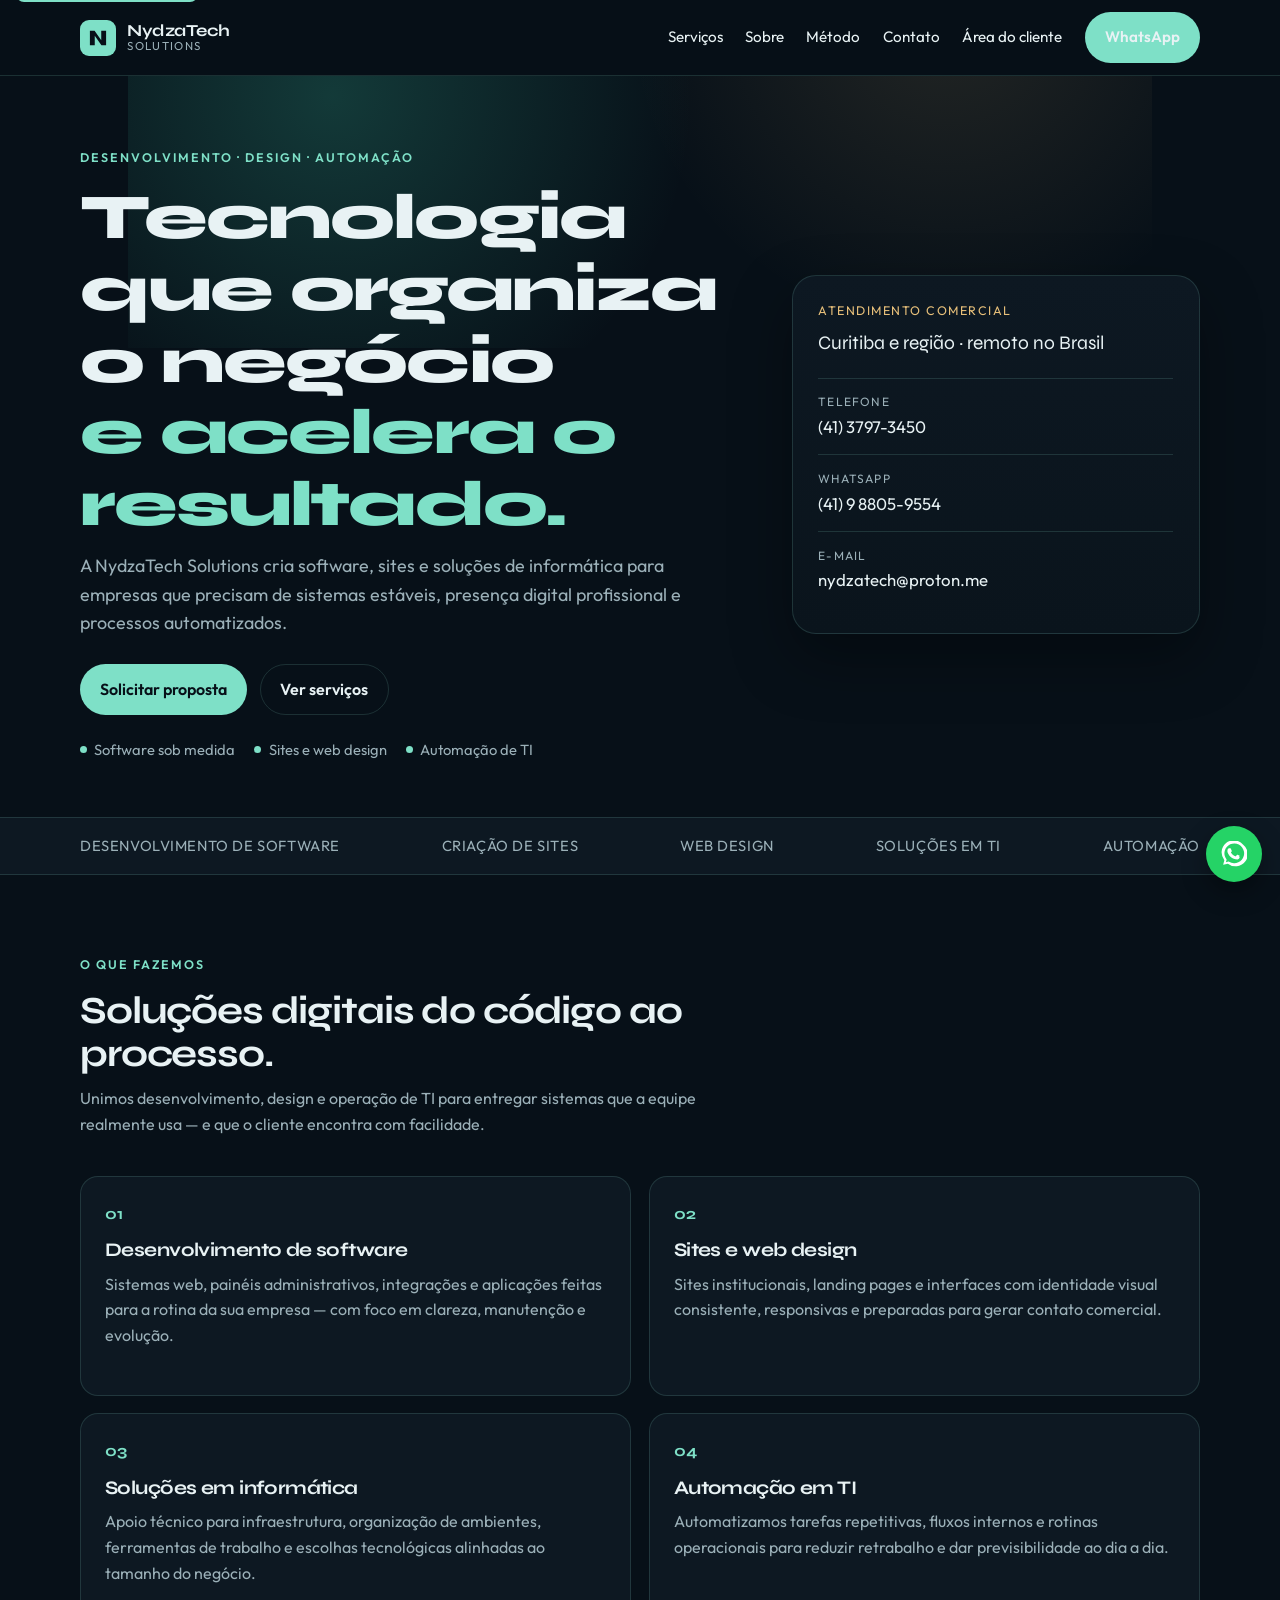
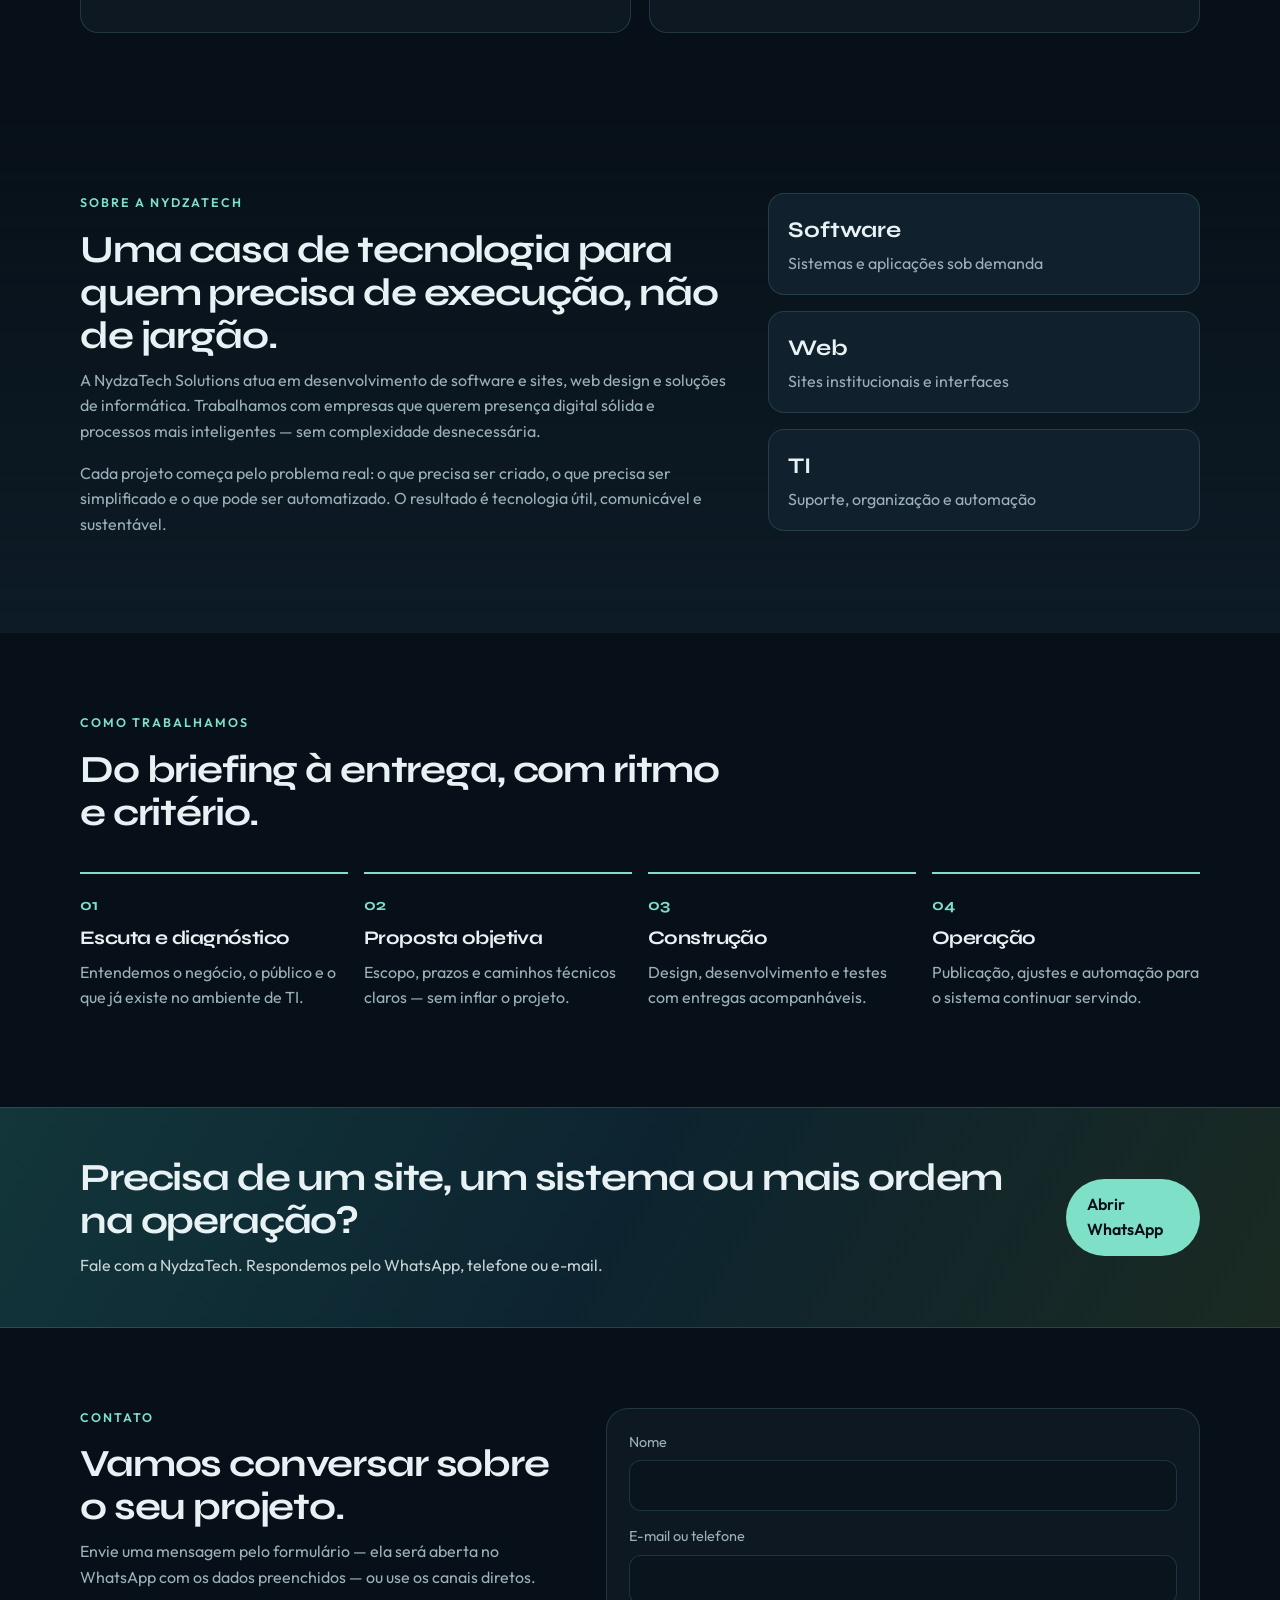
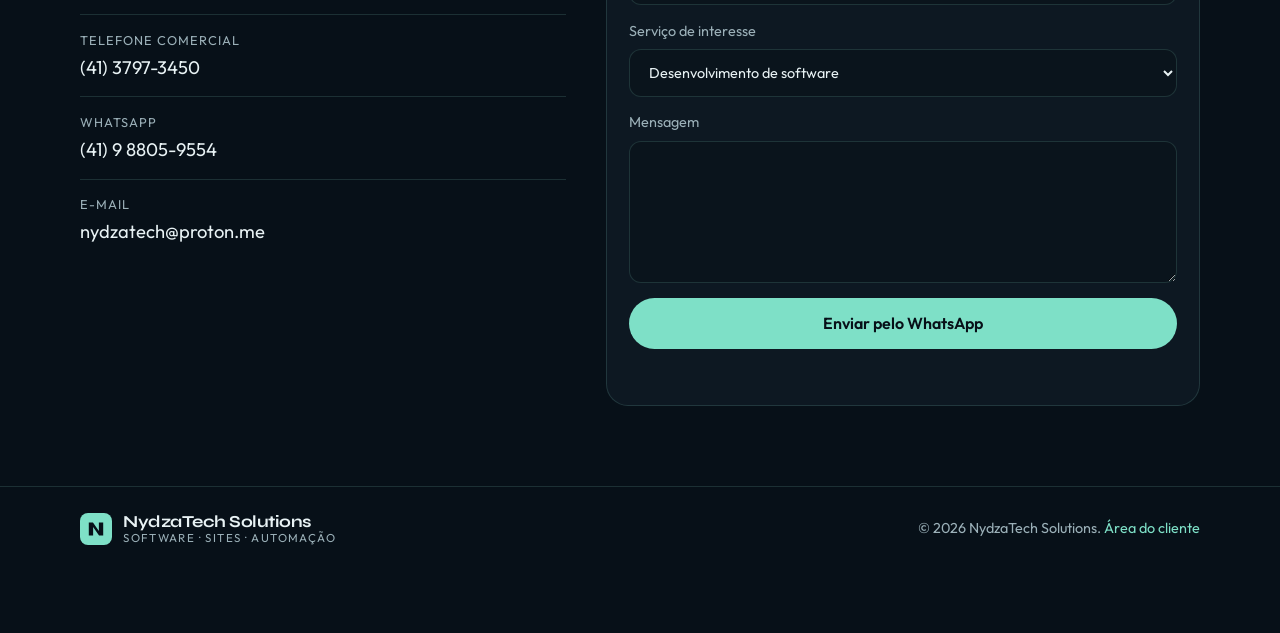
<file: index.html>
<!DOCTYPE html>
<html lang="pt-BR">
  <head>
    <meta charset="UTF-8" />
    <meta name="viewport" content="width=device-width, initial-scale=1.0" />
    <meta
      name="description"
      content="NydzaTech Solutions: desenvolvimento de software e sites, web design, soluções em TI e automação. Curitiba e região. Tel. (41) 3797-3450."
    />
    <meta
      name="keywords"
      content="desenvolvimento de software, criação de sites, web design, automação, TI, NydzaTech, Curitiba"
    />
    <meta name="author" content="NydzaTech Solutions" />
    <meta property="og:title" content="NydzaTech Solutions" />
    <meta
      property="og:description"
      content="Software, sites, web design e automação para empresas que precisam de tecnologia com resultado."
    />
    <meta property="og:type" content="website" />
    <meta property="og:locale" content="pt_BR" />
    <title>NydzaTech Solutions — Software, sites e automação</title>
    <link rel="icon" href="assets/favicon.svg" type="image/svg+xml" />
    <link rel="preconnect" href="https://fonts.googleapis.com" />
    <link rel="preconnect" href="https://fonts.gstatic.com" crossorigin />
    <link
      href="https://fonts.googleapis.com/css2?family=Outfit:wght@400;500;600;700&family=Syne:wght@600;700;800&display=swap"
      rel="stylesheet"
    />
    <link rel="stylesheet" href="css/styles.css" />
  </head>
  <body>
    <a class="skip-link" href="#conteudo">Pular para o conteúdo</a>

    <header class="site-header" id="topo">
      <div class="container header-inner">
        <a class="brand" href="#topo" aria-label="NydzaTech Solutions — início">
          <span class="brand-mark" aria-hidden="true">
            <svg viewBox="0 0 40 40" width="36" height="36">
              <rect width="40" height="40" rx="10" fill="currentColor" />
              <path
                d="M11 28V12h5.2l7.4 10.6V12H29v16h-5.2L16.4 17.4V28H11z"
                fill="#071018"
              />
            </svg>
          </span>
          <span class="brand-text">
            <strong>NydzaTech</strong>
            <small>Solutions</small>
          </span>
        </a>

        <button
          class="nav-toggle"
          type="button"
          aria-expanded="false"
          aria-controls="menu-principal"
          aria-label="Abrir menu"
        >
          <span></span>
          <span></span>
          <span></span>
        </button>

        <nav class="site-nav" id="menu-principal" aria-label="Principal">
          <a href="#servicos">Serviços</a>
          <a href="#sobre">Sobre</a>
          <a href="#metodo">Método</a>
          <a href="#contato">Contato</a>
          <a href="cliente/">Área do cliente</a>
          <a class="btn btn-nav" href="https://wa.me/5541988059554" target="_blank" rel="noopener noreferrer">WhatsApp</a>
        </nav>
      </div>
    </header>

    <main id="conteudo">
      <section class="hero">
        <div class="hero-glow" aria-hidden="true"></div>
        <div class="container hero-grid">
          <div class="hero-copy">
            <p class="eyebrow">Desenvolvimento · Design · Automação</p>
            <h1>
              Tecnologia que organiza o negócio
              <em>e acelera o resultado.</em>
            </h1>
            <p class="lead">
              A NydzaTech Solutions cria software, sites e soluções de informática
              para empresas que precisam de sistemas estáveis, presença digital
              profissional e processos automatizados.
            </p>
            <div class="hero-actions">
              <a class="btn btn-primary" href="#contato">Solicitar proposta</a>
              <a class="btn btn-ghost" href="#servicos">Ver serviços</a>
            </div>
            <ul class="hero-meta">
              <li>Software sob medida</li>
              <li>Sites e web design</li>
              <li>Automação de TI</li>
            </ul>
          </div>

          <aside class="hero-panel" aria-label="Resumo da empresa">
            <div class="panel-card">
              <p class="panel-kicker">Atendimento comercial</p>
              <p class="panel-title">Curitiba e região · remoto no Brasil</p>
              <dl class="panel-list">
                <div>
                  <dt>Telefone</dt>
                  <dd><a href="tel:+554137973450">(41) 3797-3450</a></dd>
                </div>
                <div>
                  <dt>WhatsApp</dt>
                  <dd>
                    <a href="https://wa.me/5541988059554" target="_blank" rel="noopener noreferrer">(41) 9 8805-9554</a>
                  </dd>
                </div>
                <div>
                  <dt>E-mail</dt>
                  <dd>
                    <a href="mailto:nydzatech@proton.me">nydzatech@proton.me</a>
                  </dd>
                </div>
              </dl>
            </div>
          </aside>
        </div>
      </section>

      <section class="strip" aria-label="Áreas de atuação">
        <div class="container strip-row">
          <span>Desenvolvimento de software</span>
          <span>Criação de sites</span>
          <span>Web design</span>
          <span>Soluções em TI</span>
          <span>Automação</span>
        </div>
      </section>

      <section class="section" id="servicos">
        <div class="container">
          <header class="section-head">
            <p class="eyebrow">O que fazemos</p>
            <h2>Soluções digitais do código ao processo.</h2>
            <p>
              Unimos desenvolvimento, design e operação de TI para entregar
              sistemas que a equipe realmente usa — e que o cliente encontra com facilidade.
            </p>
          </header>

          <div class="cards">
            <article class="card">
              <span class="card-index">01</span>
              <h3>Desenvolvimento de software</h3>
              <p>
                Sistemas web, painéis administrativos, integrações e aplicações
                feitas para a rotina da sua empresa — com foco em clareza, manutenção
                e evolução.
              </p>
            </article>
            <article class="card">
              <span class="card-index">02</span>
              <h3>Sites e web design</h3>
              <p>
                Sites institucionais, landing pages e interfaces com identidade
                visual consistente, responsivas e preparadas para gerar contato
                comercial.
              </p>
            </article>
            <article class="card">
              <span class="card-index">03</span>
              <h3>Soluções em informática</h3>
              <p>
                Apoio técnico para infraestrutura, organização de ambientes,
                ferramentas de trabalho e escolhas tecnológicas alinhadas ao
                tamanho do negócio.
              </p>
            </article>
            <article class="card">
              <span class="card-index">04</span>
              <h3>Automação em TI</h3>
              <p>
                Automatizamos tarefas repetitivas, fluxos internos e rotinas
                operacionais para reduzir retrabalho e dar previsibilidade ao
                dia a dia.
              </p>
            </article>
          </div>
        </div>
      </section>

      <section class="section section-alt" id="sobre">
        <div class="container about-grid">
          <div>
            <p class="eyebrow">Sobre a NydzaTech</p>
            <h2>Uma casa de tecnologia para quem precisa de execução, não de jargão.</h2>
            <p>
              A NydzaTech Solutions atua em desenvolvimento de software e sites,
              web design e soluções de informática. Trabalhamos com empresas que
              querem presença digital sólida e processos mais inteligentes —
              sem complexidade desnecessária.
            </p>
            <p>
              Cada projeto começa pelo problema real: o que precisa ser criado,
              o que precisa ser simplificado e o que pode ser automatizado.
              O resultado é tecnologia útil, comunicável e sustentável.
            </p>
          </div>
          <ul class="stats">
            <li>
              <strong>Software</strong>
              <span>Sistemas e aplicações sob demanda</span>
            </li>
            <li>
              <strong>Web</strong>
              <span>Sites institucionais e interfaces</span>
            </li>
            <li>
              <strong>TI</strong>
              <span>Suporte, organização e automação</span>
            </li>
          </ul>
        </div>
      </section>

      <section class="section" id="metodo">
        <div class="container">
          <header class="section-head">
            <p class="eyebrow">Como trabalhamos</p>
            <h2>Do briefing à entrega, com ritmo e critério.</h2>
          </header>
          <ol class="steps">
            <li>
              <h3>Escuta e diagnóstico</h3>
              <p>Entendemos o negócio, o público e o que já existe no ambiente de TI.</p>
            </li>
            <li>
              <h3>Proposta objetiva</h3>
              <p>Escopo, prazos e caminhos técnicos claros — sem inflar o projeto.</p>
            </li>
            <li>
              <h3>Construção</h3>
              <p>Design, desenvolvimento e testes com entregas acompanháveis.</p>
            </li>
            <li>
              <h3>Operação</h3>
              <p>Publicação, ajustes e automação para o sistema continuar servindo.</p>
            </li>
          </ol>
        </div>
      </section>

      <section class="cta-band">
        <div class="container cta-inner">
          <div>
            <h2>Precisa de um site, um sistema ou mais ordem na operação?</h2>
            <p>Fale com a NydzaTech. Respondemos pelo WhatsApp, telefone ou e-mail.</p>
          </div>
          <a class="btn btn-primary" href="https://wa.me/5541988059554?text=Olá,%20gostaria%20de%20falar%20com%20a%20NydzaTech%20Solutions." target="_blank" rel="noopener noreferrer">Abrir WhatsApp</a>
        </div>
      </section>

      <section class="section" id="contato">
        <div class="container contact-grid">
          <div>
            <p class="eyebrow">Contato</p>
            <h2>Vamos conversar sobre o seu projeto.</h2>
            <p>
              Envie uma mensagem pelo formulário — ela será aberta no WhatsApp
              com os dados preenchidos — ou use os canais diretos.
            </p>

            <ul class="contact-channels">
              <li>
                <span>Telefone comercial</span>
                <a href="tel:+554137973450">(41) 3797-3450</a>
              </li>
              <li>
                <span>WhatsApp</span>
                <a href="https://wa.me/5541988059554" target="_blank" rel="noopener noreferrer">(41) 9 8805-9554</a>
              </li>
              <li>
                <span>E-mail</span>
                <a href="mailto:nydzatech@proton.me">nydzatech@proton.me</a>
              </li>
            </ul>
          </div>

          <form class="contact-form" id="form-contato" novalidate>
            <label>
              Nome
              <input type="text" name="nome" autocomplete="name" required />
            </label>
            <label>
              E-mail ou telefone
              <input type="text" name="contato" autocomplete="email" required />
            </label>
            <label>
              Serviço de interesse
              <select name="servico">
                <option value="Desenvolvimento de software">Desenvolvimento de software</option>
                <option value="Site / web design">Site / web design</option>
                <option value="Soluções em TI">Soluções em TI</option>
                <option value="Automação">Automação</option>
                <option value="Outro">Outro</option>
              </select>
            </label>
            <label>
              Mensagem
              <textarea name="mensagem" rows="5" required></textarea>
            </label>
            <button class="btn btn-primary" type="submit">Enviar pelo WhatsApp</button>
            <p class="form-note" id="form-status" role="status"></p>
          </form>
        </div>
      </section>
    </main>

    <footer class="site-footer">
      <div class="container footer-inner">
        <div class="brand brand-footer">
          <span class="brand-mark" aria-hidden="true">
            <svg viewBox="0 0 40 40" width="32" height="32">
              <rect width="40" height="40" rx="10" fill="currentColor" />
              <path
                d="M11 28V12h5.2l7.4 10.6V12H29v16h-5.2L16.4 17.4V28H11z"
                fill="#071018"
              />
            </svg>
          </span>
          <span class="brand-text">
            <strong>NydzaTech Solutions</strong>
            <small>Software · Sites · Automação</small>
          </span>
        </div>
        <p>
          © <span id="ano"></span> NydzaTech Solutions.
          <a href="cliente/">Área do cliente</a>
        </p>
      </div>
    </footer>

    <a
      class="whatsapp-fab"
      href="https://wa.me/5541988059554"
      target="_blank"
      rel="noopener noreferrer"
      aria-label="Falar no WhatsApp"
    >
      <svg viewBox="0 0 24 24" width="26" height="26" aria-hidden="true">
        <path
          fill="currentColor"
          d="M20.5 3.5A11 11 0 0 0 3.1 17.7L2 22l4.4-1.1A11 11 0 1 0 20.5 3.5zm-8.5 17a9.1 9.1 0 0 1-4.6-1.3l-.3-.2-2.6.7.7-2.5-.2-.3A9.1 9.1 0 1 1 12 20.5zm5.3-6.8c-.3-.1-1.7-.8-1.9-.9s-.5-.1-.7.1-.8.9-1 1.1-.4.2-.7.1a7.4 7.4 0 0 1-2.2-1.4 8.2 8.2 0 0 1-1.5-1.9c-.2-.3 0-.4.1-.6l.5-.6c.1-.2.1-.3 0-.5l-.9-2.1c-.2-.5-.5-.4-.7-.4h-.6c-.2 0-.5.1-.8.4s-1 1-1 2.4 1 2.8 1.2 3 .8 1.9 3.1 3.2a13.4 13.4 0 0 0 3.2 1.3c.4.1 1.3.2 1.8.1s1.6-.7 1.8-1.3.2-1.2.1-1.3-.3-.2-.6-.3z"
        />
      </svg>
    </a>

    <script src="js/main.js"></script>
  </body>
</html>
</file>
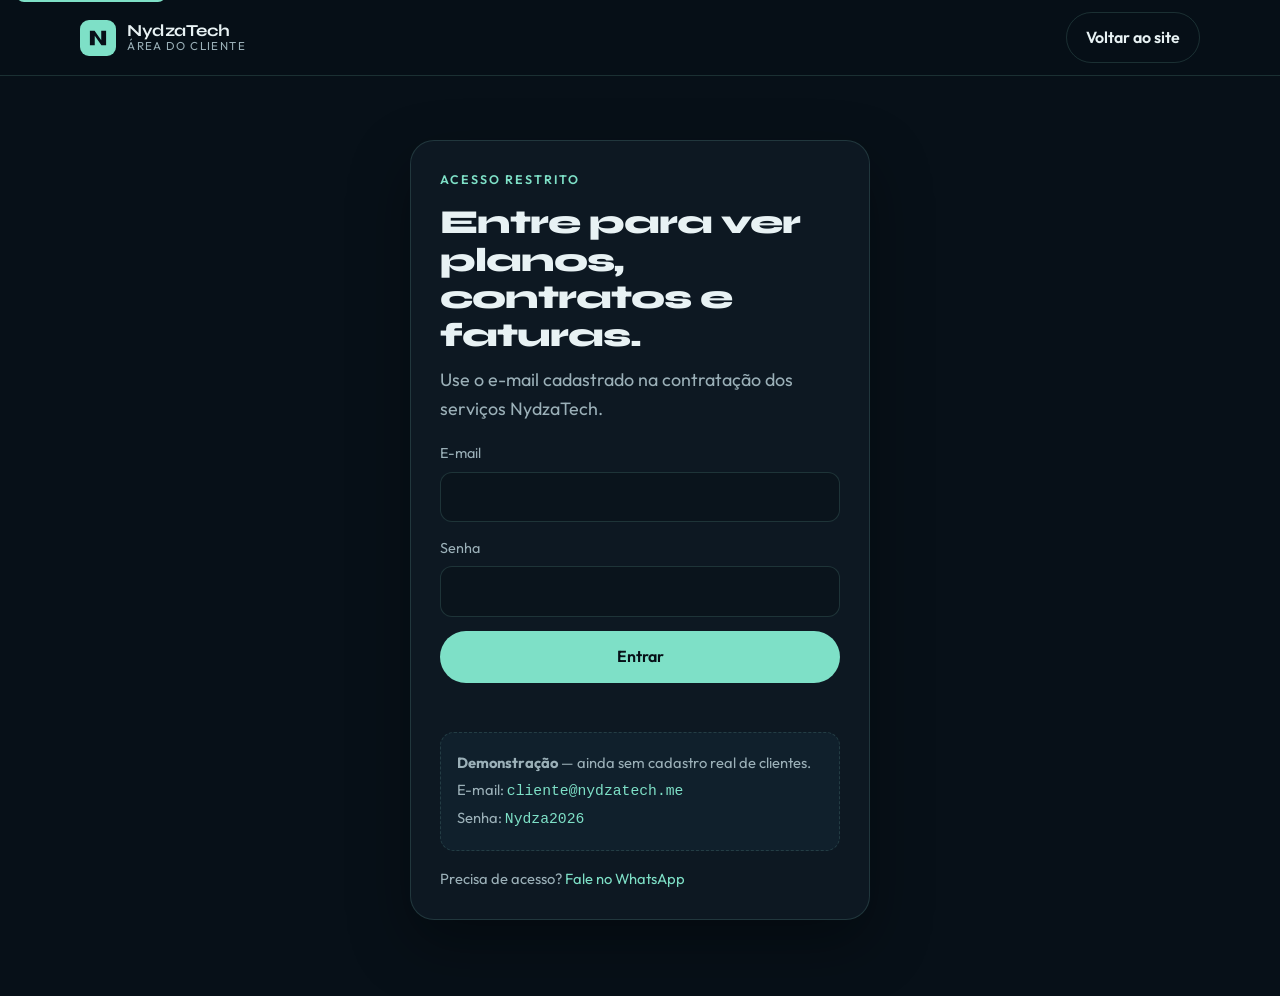
<file: cliente/index.html>
<!DOCTYPE html>
<html lang="pt-BR">
  <head>
    <meta charset="UTF-8" />
    <meta name="viewport" content="width=device-width, initial-scale=1.0" />
    <meta name="robots" content="noindex" />
    <title>Área do cliente — NydzaTech Solutions</title>
    <link rel="icon" href="../assets/favicon.svg" type="image/svg+xml" />
    <link rel="preconnect" href="https://fonts.googleapis.com" />
    <link rel="preconnect" href="https://fonts.gstatic.com" crossorigin />
    <link
      href="https://fonts.googleapis.com/css2?family=Outfit:wght@400;500;600;700&family=Syne:wght@600;700;800&display=swap"
      rel="stylesheet"
    />
    <link rel="stylesheet" href="../css/styles.css" />
    <link rel="stylesheet" href="../css/portal.css" />
  </head>
  <body class="portal-body">
    <a class="skip-link" href="#login">Pular para o login</a>

    <header class="site-header">
      <div class="container header-inner">
        <a class="brand" href="../index.html" aria-label="NydzaTech Solutions — início">
          <span class="brand-mark" aria-hidden="true">
            <svg viewBox="0 0 40 40" width="36" height="36">
              <rect width="40" height="40" rx="10" fill="currentColor" />
              <path d="M11 28V12h5.2l7.4 10.6V12H29v16h-5.2L16.4 17.4V28H11z" fill="#071018" />
            </svg>
          </span>
          <span class="brand-text">
            <strong>NydzaTech</strong>
            <small>Área do cliente</small>
          </span>
        </a>
        <a class="btn btn-ghost" href="../index.html">Voltar ao site</a>
      </div>
    </header>

    <main class="login-main" id="login">
      <section class="login-card">
        <p class="eyebrow">Acesso restrito</p>
        <h1>Entre para ver planos, contratos e faturas.</h1>
        <p class="lead">Use o e-mail cadastrado na contratação dos serviços NydzaTech.</p>

        <form id="form-login" novalidate>
          <label>
            E-mail
            <input type="email" name="email" autocomplete="username" required />
          </label>
          <label>
            Senha
            <input type="password" name="senha" autocomplete="current-password" required />
          </label>
          <button class="btn btn-primary" type="submit">Entrar</button>
          <p class="form-note" id="login-status" role="alert"></p>
        </form>

        <aside class="demo-box">
          <p><strong>Demonstração</strong> — ainda sem cadastro real de clientes.</p>
          <p>E-mail: <code>cliente@nydzatech.me</code></p>
          <p>Senha: <code>Nydza2026</code></p>
        </aside>

        <p class="login-help">
          Precisa de acesso?
          <a href="https://wa.me/5541988059554?text=Olá,%20preciso%20de%20acesso%20à%20área%20do%20cliente." target="_blank" rel="noopener noreferrer">Fale no WhatsApp</a>
        </p>
      </section>
    </main>

    <script src="../js/portal.js"></script>
  </body>
</html>
</file>
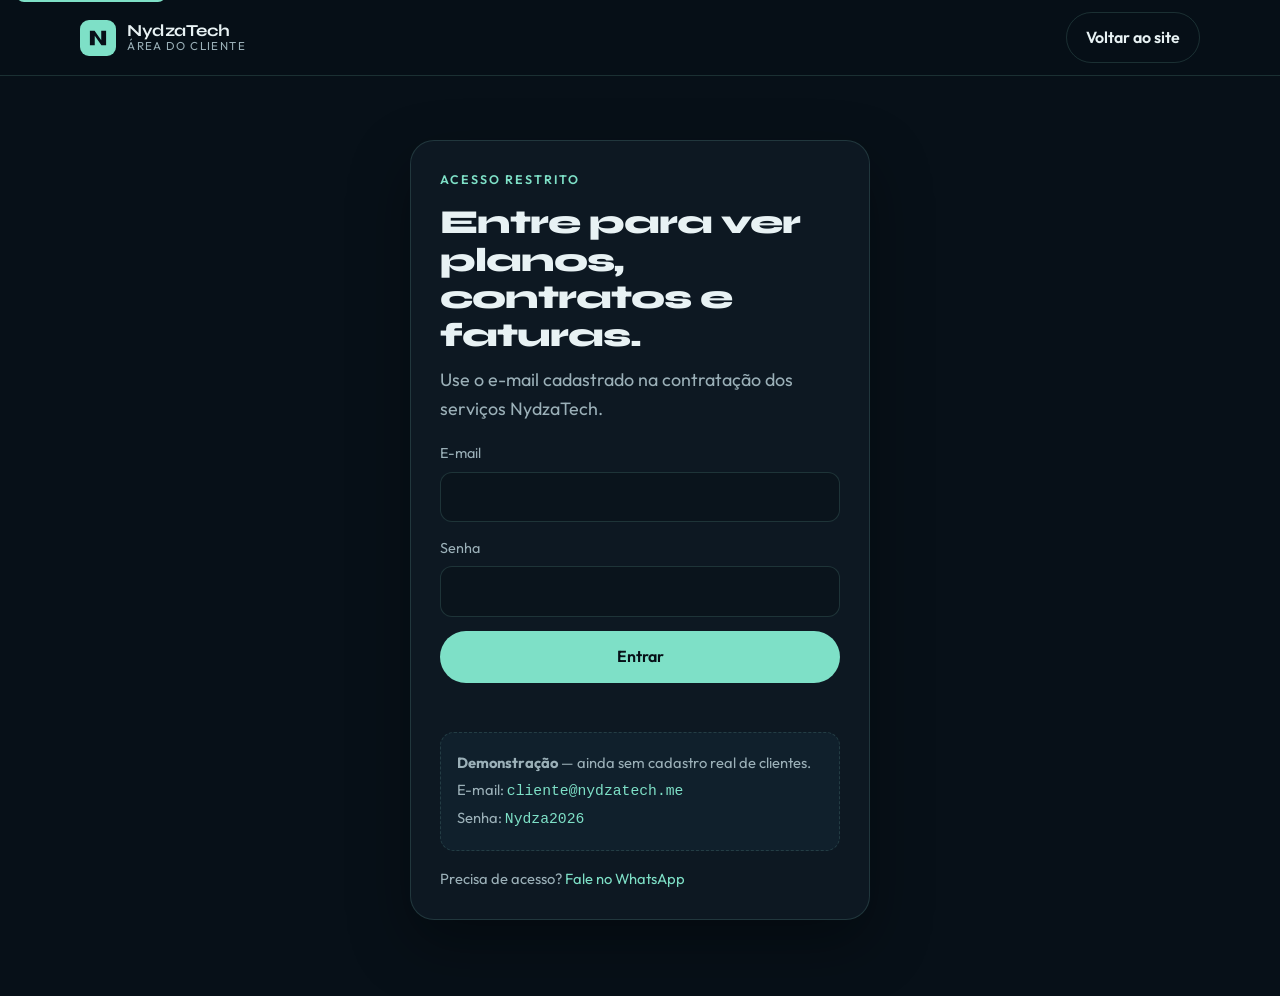
<file: cliente/painel.html>
<!DOCTYPE html>
<html lang="pt-BR">
  <head>
    <meta charset="UTF-8" />
    <meta name="viewport" content="width=device-width, initial-scale=1.0" />
    <meta name="robots" content="noindex" />
    <title>Painel do cliente — NydzaTech Solutions</title>
    <link rel="icon" href="../assets/favicon.svg" type="image/svg+xml" />
    <link rel="preconnect" href="https://fonts.googleapis.com" />
    <link rel="preconnect" href="https://fonts.gstatic.com" crossorigin />
    <link
      href="https://fonts.googleapis.com/css2?family=Outfit:wght@400;500;600;700&family=Syne:wght@600;700;800&display=swap"
      rel="stylesheet"
    />
    <link rel="stylesheet" href="../css/styles.css" />
    <link rel="stylesheet" href="../css/portal.css" />
  </head>
  <body class="portal-body">
    <a class="skip-link" href="#painel">Pular para o painel</a>

    <header class="site-header">
      <div class="container header-inner">
        <a class="brand" href="../index.html" aria-label="NydzaTech Solutions — início">
          <span class="brand-mark" aria-hidden="true">
            <svg viewBox="0 0 40 40" width="36" height="36">
              <rect width="40" height="40" rx="10" fill="currentColor" />
              <path d="M11 28V12h5.2l7.4 10.6V12H29v16h-5.2L16.4 17.4V28H11z" fill="#071018" />
            </svg>
          </span>
          <span class="brand-text">
            <strong>NydzaTech</strong>
            <small>Área do cliente</small>
          </span>
        </a>
        <nav class="portal-nav">
          <span id="user-chip"></span>
          <button class="btn btn-ghost" type="button" id="btn-sair">Sair</button>
        </nav>
      </div>
    </header>

    <main class="section" id="painel">
      <div class="container">
        <header class="section-head">
          <p class="eyebrow">Painel</p>
          <h1 id="saudacao">Olá</h1>
          <p id="empresa-linha"></p>
        </header>

        <section class="summary-grid" aria-label="Resumo da conta">
          <article class="summary-card">
            <span>Planos ativos</span>
            <strong id="resumo-planos">—</strong>
          </article>
          <article class="summary-card">
            <span>Contratos vigentes</span>
            <strong id="resumo-contratos">—</strong>
          </article>
          <article class="summary-card">
            <span>Próximo vencimento</span>
            <strong id="resumo-vencimento">—</strong>
          </article>
        </section>

        <div class="tabs" role="tablist" aria-label="Seções da conta">
          <button type="button" class="tab is-active" role="tab" aria-selected="true" data-tab="planos">Planos</button>
          <button type="button" class="tab" role="tab" aria-selected="false" data-tab="contratos">Contratos</button>
          <button type="button" class="tab" role="tab" aria-selected="false" data-tab="faturamento">Faturamento</button>
        </div>

        <section class="tab-panel is-active" id="painel-planos" role="tabpanel">
          <div class="stack" id="lista-planos"></div>
        </section>

        <section class="tab-panel" id="painel-contratos" role="tabpanel" hidden>
          <div class="stack" id="lista-contratos"></div>
        </section>

        <section class="tab-panel" id="painel-faturamento" role="tabpanel" hidden>
          <div class="table-wrap">
            <table class="data-table">
              <thead>
                <tr>
                  <th>Fatura</th>
                  <th>Competência</th>
                  <th>Vencimento</th>
                  <th>Valor</th>
                  <th>Status</th>
                  <th></th>
                </tr>
              </thead>
              <tbody id="lista-faturas"></tbody>
            </table>
          </div>
        </section>
      </div>
    </main>

    <div class="drawer" id="drawer" hidden>
      <div class="drawer-panel" role="dialog" aria-modal="true" aria-labelledby="drawer-title">
        <button class="drawer-close" type="button" id="drawer-close" aria-label="Fechar">×</button>
        <div id="drawer-body"></div>
      </div>
    </div>

    <script src="../js/portal.js"></script>
  </body>
</html>
</file>
<file: css/styles.css>
:root {
  --bg: #071018;
  --bg-elev: #0d1822;
  --bg-soft: #10202c;
  --ink: #e8f2f4;
  --muted: #9bb0b8;
  --line: rgba(140, 214, 196, 0.16);
  --accent: #7ee0c7;
  --accent-strong: #3ecfad;
  --warn: #e8c07a;
  --shadow: 0 24px 60px rgba(0, 0, 0, 0.35);
  --radius: 18px;
  --max: 1120px;
  --header: 76px;
  --font: "Outfit", system-ui, sans-serif;
  --display: "Syne", "Outfit", sans-serif;
}

*,
*::before,
*::after {
  box-sizing: border-box;
}

html {
  scroll-behavior: smooth;
  scroll-padding-top: calc(var(--header) + 12px);
}

section[id] {
  scroll-margin-top: calc(var(--header) + 12px);
}

body {
  margin: 0;
  font-family: var(--font);
  background: var(--bg);
  color: var(--ink);
  line-height: 1.6;
  min-height: 100vh;
}

img,
svg {
  display: block;
  max-width: 100%;
}

a {
  color: var(--accent);
  text-decoration: none;
}

a:hover {
  color: #b7f3e4;
}

h1,
h2,
h3 {
  font-family: var(--display);
  line-height: 1.12;
  letter-spacing: -0.03em;
  margin: 0 0 0.7rem;
}

h1 {
  font-size: clamp(2.2rem, 5vw, 4.1rem);
  font-weight: 800;
}

h2 {
  font-size: clamp(1.7rem, 3vw, 2.6rem);
  font-weight: 700;
}

h3 {
  font-size: 1.2rem;
  font-weight: 700;
}

p {
  margin: 0 0 1rem;
  color: var(--muted);
}

.container {
  width: min(100% - 2rem, var(--max));
  margin-inline: auto;
}

.skip-link {
  position: absolute;
  left: 1rem;
  top: -40px;
  background: var(--accent);
  color: #071018;
  padding: 0.5rem 0.8rem;
  border-radius: 8px;
  z-index: 100;
}

.skip-link:focus {
  top: 0.75rem;
}

.site-header {
  position: sticky;
  top: 0;
  z-index: 50;
  height: var(--header);
  backdrop-filter: blur(16px);
  background: rgba(7, 16, 24, 0.82);
  border-bottom: 1px solid var(--line);
}

.header-inner {
  height: 100%;
  display: flex;
  align-items: center;
  justify-content: space-between;
  gap: 1rem;
}

.brand {
  display: flex;
  align-items: center;
  gap: 0.7rem;
  color: var(--ink);
}

.brand:hover {
  color: var(--ink);
}

.brand-mark {
  color: var(--accent);
}

.brand-text {
  display: flex;
  flex-direction: column;
  line-height: 1.1;
}

.brand-text strong {
  font-family: var(--display);
  font-size: 1.05rem;
  letter-spacing: -0.03em;
}

.brand-text small {
  color: var(--muted);
  font-size: 0.72rem;
  letter-spacing: 0.12em;
  text-transform: uppercase;
}

.site-nav {
  display: flex;
  align-items: center;
  gap: 1.4rem;
}

.site-nav a {
  color: var(--ink);
  font-size: 0.95rem;
}

.site-nav a:hover {
  color: var(--accent);
}

.nav-toggle {
  display: none;
  width: 42px;
  height: 42px;
  border: 1px solid var(--line);
  background: transparent;
  border-radius: 10px;
  padding: 10px 9px;
  gap: 5px;
  flex-direction: column;
  justify-content: center;
}

.nav-toggle span {
  display: block;
  height: 2px;
  background: var(--ink);
  border-radius: 2px;
}

.btn {
  display: inline-flex;
  align-items: center;
  justify-content: center;
  min-height: 48px;
  padding: 0.75rem 1.2rem;
  border-radius: 999px;
  border: 1px solid transparent;
  font: inherit;
  font-weight: 600;
  cursor: pointer;
}

.btn-primary,
.btn-nav {
  background: var(--accent);
  color: #071018;
}

.btn-primary:hover,
.btn-nav:hover {
  background: #b7f3e4;
  color: #071018;
}

.btn-ghost {
  border-color: var(--line);
  color: var(--ink);
  background: transparent;
}

.btn-ghost:hover {
  border-color: var(--accent);
  color: var(--accent);
}

.hero {
  position: relative;
  overflow: hidden;
  padding: 4.5rem 0 3.5rem;
}

.hero-glow {
  position: absolute;
  inset: -20% 10% auto;
  height: 420px;
  background:
    radial-gradient(circle at 20% 40%, rgba(62, 207, 173, 0.22), transparent 42%),
    radial-gradient(circle at 80% 20%, rgba(232, 192, 122, 0.12), transparent 36%);
  pointer-events: none;
}

.hero-grid {
  position: relative;
  display: grid;
  grid-template-columns: 1.3fr 0.8fr;
  gap: 3rem;
  align-items: center;
}

.eyebrow {
  color: var(--accent);
  text-transform: uppercase;
  letter-spacing: 0.16em;
  font-size: 0.78rem;
  font-weight: 600;
  margin-bottom: 0.9rem;
}

.hero h1 em {
  font-style: normal;
  color: var(--accent);
  display: block;
}

.lead {
  font-size: 1.12rem;
  max-width: 38rem;
}

.hero-actions {
  display: flex;
  flex-wrap: wrap;
  gap: 0.8rem;
  margin: 1.6rem 0 1.4rem;
}

.hero-meta {
  display: flex;
  flex-wrap: wrap;
  gap: 0.6rem 1.2rem;
  padding: 0;
  margin: 0;
  list-style: none;
  color: var(--muted);
  font-size: 0.92rem;
}

.hero-meta li {
  display: flex;
  align-items: center;
  gap: 0.45rem;
}

.hero-meta li::before {
  content: "";
  width: 7px;
  height: 7px;
  border-radius: 50%;
  background: var(--accent);
}

.panel-card {
  background: linear-gradient(180deg, var(--bg-elev), #0a141c);
  border: 1px solid var(--line);
  border-radius: 24px;
  padding: 1.6rem;
  box-shadow: var(--shadow);
}

.panel-kicker {
  color: var(--warn);
  font-size: 0.78rem;
  letter-spacing: 0.12em;
  text-transform: uppercase;
  margin: 0 0 0.4rem;
}

.panel-title {
  color: var(--ink);
  font-family: var(--display);
  font-size: 1.2rem;
  margin-bottom: 1.2rem;
}

.panel-list {
  margin: 0;
}

.panel-list div {
  display: grid;
  gap: 0.15rem;
  padding: 0.85rem 0;
  border-top: 1px solid var(--line);
}

.panel-list dt {
  font-size: 0.75rem;
  text-transform: uppercase;
  letter-spacing: 0.1em;
  color: var(--muted);
}

.panel-list dd {
  margin: 0;
  font-size: 1.05rem;
}

.panel-list a {
  color: var(--ink);
}

.strip {
  border-block: 1px solid var(--line);
  background: var(--bg-elev);
  padding: 1rem 0;
}

.strip-row {
  display: flex;
  flex-wrap: wrap;
  gap: 0.7rem 1.6rem;
  justify-content: space-between;
  color: var(--muted);
  font-size: 0.92rem;
  letter-spacing: 0.04em;
  text-transform: uppercase;
}

.section {
  padding: 5rem 0;
}

.section-alt {
  background:
    linear-gradient(180deg, transparent, rgba(16, 32, 44, 0.7)),
    var(--bg);
}

.section-head {
  max-width: 40rem;
  margin-bottom: 2.4rem;
}

.cards {
  display: grid;
  grid-template-columns: repeat(2, 1fr);
  gap: 1.1rem;
}

.card {
  background: var(--bg-elev);
  border: 1px solid var(--line);
  border-radius: var(--radius);
  padding: 1.5rem;
  min-height: 220px;
}

.card-index {
  color: var(--accent);
  font-family: var(--display);
  font-weight: 700;
  display: block;
  margin-bottom: 0.8rem;
}

.about-grid {
  display: grid;
  grid-template-columns: 1.2fr 0.8fr;
  gap: 2.5rem;
  align-items: start;
}

.stats {
  list-style: none;
  margin: 0;
  padding: 0;
  display: grid;
  gap: 1rem;
}

.stats li {
  background: var(--bg-soft);
  border: 1px solid var(--line);
  border-radius: 16px;
  padding: 1.1rem 1.2rem;
}

.stats strong {
  display: block;
  font-family: var(--display);
  font-size: 1.4rem;
  margin-bottom: 0.2rem;
}

.stats span {
  color: var(--muted);
}

.steps {
  list-style: none;
  margin: 0;
  padding: 0;
  display: grid;
  grid-template-columns: repeat(4, 1fr);
  gap: 1rem;
  counter-reset: step;
}

.steps li {
  counter-increment: step;
  border-top: 2px solid var(--accent);
  padding-top: 1.1rem;
}

.steps li::before {
  content: counter(step, decimal-leading-zero);
  color: var(--accent);
  font-family: var(--display);
  font-weight: 700;
  display: block;
  margin-bottom: 0.6rem;
}

.cta-band {
  background: linear-gradient(120deg, #12363a, #0d2430 48%, #1a2a22);
  border-block: 1px solid var(--line);
  padding: 3rem 0;
}

.cta-inner {
  display: flex;
  justify-content: space-between;
  align-items: center;
  gap: 1.5rem;
}

.cta-band h2,
.cta-band p {
  color: var(--ink);
}

.cta-band p {
  margin: 0;
  opacity: 0.85;
}

.contact-grid {
  display: grid;
  grid-template-columns: 0.9fr 1.1fr;
  gap: 2.5rem;
  align-items: start;
}

.contact-channels {
  list-style: none;
  margin: 1.5rem 0 0;
  padding: 0;
}

.contact-channels li {
  padding: 0.9rem 0;
  border-top: 1px solid var(--line);
  display: flex;
  flex-direction: column;
  gap: 0.15rem;
}

.contact-channels span {
  color: var(--muted);
  font-size: 0.8rem;
  text-transform: uppercase;
  letter-spacing: 0.08em;
}

.contact-channels a {
  color: var(--ink);
  font-size: 1.15rem;
}

.contact-form {
  display: grid;
  gap: 0.9rem;
  background: var(--bg-elev);
  border: 1px solid var(--line);
  border-radius: 22px;
  padding: 1.4rem;
}

.contact-form label {
  display: grid;
  gap: 0.4rem;
  font-size: 0.9rem;
  color: var(--muted);
}

.contact-form input,
.contact-form select,
.contact-form textarea {
  width: 100%;
  border: 1px solid var(--line);
  background: #0a141c;
  color: var(--ink);
  border-radius: 12px;
  padding: 0.8rem 0.9rem;
  font: inherit;
}

.contact-form input:focus,
.contact-form select:focus,
.contact-form textarea:focus {
  outline: 2px solid var(--accent);
  outline-offset: 1px;
}

.form-note {
  min-height: 1.2rem;
  margin: 0;
  font-size: 0.9rem;
}

.site-footer {
  border-top: 1px solid var(--line);
  padding: 1.6rem 0 5.5rem;
}

.footer-inner {
  display: flex;
  justify-content: space-between;
  align-items: center;
  gap: 1rem;
}

.footer-inner p {
  margin: 0;
  font-size: 0.9rem;
}

.whatsapp-fab {
  position: fixed;
  right: 1.1rem;
  bottom: 1.1rem;
  width: 56px;
  height: 56px;
  border-radius: 50%;
  background: #25d366;
  color: #fff;
  display: grid;
  place-items: center;
  box-shadow: 0 10px 24px rgba(0, 0, 0, 0.35);
  z-index: 40;
}

.whatsapp-fab:hover {
  color: #fff;
  filter: brightness(1.08);
}

@media (max-width: 900px) {
  .hero-grid,
  .about-grid,
  .contact-grid,
  .cards,
  .steps {
    grid-template-columns: 1fr;
  }

  .cta-inner,
  .footer-inner {
    flex-direction: column;
    align-items: flex-start;
  }

  .nav-toggle {
    display: flex;
  }

  .site-nav {
    position: absolute;
    top: var(--header);
    left: 0;
    right: 0;
    display: none;
    flex-direction: column;
    align-items: stretch;
    gap: 0;
    padding: 0.6rem 1rem 1rem;
    background: rgba(7, 16, 24, 0.96);
    border-bottom: 1px solid var(--line);
  }

  .site-nav.is-open {
    display: flex;
  }

  .site-nav a {
    padding: 0.75rem 0.4rem;
  }

  .btn-nav {
    width: fit-content;
    margin-top: 0.4rem;
  }
}

@media (prefers-reduced-motion: reduce) {
  html {
    scroll-behavior: auto;
  }
}
</file>
<file: css/portal.css>
.portal-body {
  min-height: 100vh;
}

.login-main {
  display: grid;
  place-items: start center;
  padding: 4rem 1rem 5rem;
}

.login-card {
  width: min(100%, 460px);
  background: var(--bg-elev);
  border: 1px solid var(--line);
  border-radius: 24px;
  padding: 1.8rem;
  box-shadow: var(--shadow);
}

.login-card h1 {
  font-size: clamp(1.6rem, 4vw, 2.1rem);
}

.login-card form {
  display: grid;
  gap: 0.9rem;
  margin: 1.2rem 0 1rem;
}

.login-card label {
  display: grid;
  gap: 0.4rem;
  font-size: 0.9rem;
  color: var(--muted);
}

.login-card input {
  width: 100%;
  border: 1px solid var(--line);
  background: #0a141c;
  color: var(--ink);
  border-radius: 12px;
  padding: 0.8rem 0.9rem;
  font: inherit;
}

.login-card input:focus {
  outline: 2px solid var(--accent);
  outline-offset: 1px;
}

.demo-box {
  background: var(--bg-soft);
  border: 1px dashed var(--line);
  border-radius: 14px;
  padding: 0.9rem 1rem;
  margin: 0.4rem 0 1rem;
}

.demo-box p {
  margin: 0.2rem 0;
  font-size: 0.92rem;
}

.demo-box code {
  color: var(--accent);
}

.login-help {
  margin: 0;
  font-size: 0.92rem;
}

.portal-nav {
  display: flex;
  align-items: center;
  gap: 0.8rem;
}

#user-chip {
  color: var(--muted);
  font-size: 0.9rem;
}

.summary-grid {
  display: grid;
  grid-template-columns: repeat(3, 1fr);
  gap: 1rem;
  margin-bottom: 2rem;
}

.summary-card {
  background: var(--bg-elev);
  border: 1px solid var(--line);
  border-radius: 16px;
  padding: 1.1rem 1.2rem;
}

.summary-card span {
  display: block;
  color: var(--muted);
  font-size: 0.82rem;
  text-transform: uppercase;
  letter-spacing: 0.08em;
}

.summary-card strong {
  font-family: var(--display);
  font-size: 1.35rem;
}

.tabs {
  display: flex;
  gap: 0.4rem;
  margin-bottom: 1.2rem;
  border-bottom: 1px solid var(--line);
}

.tab {
  background: transparent;
  border: 0;
  color: var(--muted);
  font: inherit;
  font-weight: 600;
  padding: 0.7rem 1rem;
  cursor: pointer;
  border-bottom: 2px solid transparent;
  margin-bottom: -1px;
}

.tab.is-active {
  color: var(--accent);
  border-bottom-color: var(--accent);
}

.tab-panel {
  display: none;
}

.tab-panel.is-active {
  display: block;
}

.stack {
  display: grid;
  gap: 0.9rem;
}

.account-card {
  background: var(--bg-elev);
  border: 1px solid var(--line);
  border-radius: var(--radius);
  padding: 1.2rem 1.3rem;
  display: grid;
  gap: 0.35rem;
}

.account-card header {
  display: flex;
  justify-content: space-between;
  gap: 1rem;
  align-items: start;
}

.account-card h3 {
  margin: 0;
}

.account-meta {
  color: var(--muted);
  margin: 0;
  font-size: 0.95rem;
}

.badge {
  display: inline-flex;
  align-items: center;
  border-radius: 999px;
  padding: 0.2rem 0.65rem;
  font-size: 0.75rem;
  font-weight: 600;
  letter-spacing: 0.04em;
  text-transform: uppercase;
}

.badge-ok {
  background: rgba(62, 207, 173, 0.16);
  color: var(--accent);
}

.badge-warn {
  background: rgba(232, 192, 122, 0.16);
  color: var(--warn);
}

.badge-muted {
  background: rgba(155, 176, 184, 0.14);
  color: var(--muted);
}

.table-wrap {
  overflow-x: auto;
  border: 1px solid var(--line);
  border-radius: 16px;
}

.data-table {
  width: 100%;
  border-collapse: collapse;
  font-size: 0.95rem;
}

.data-table th,
.data-table td {
  text-align: left;
  padding: 0.9rem 1rem;
  border-bottom: 1px solid var(--line);
  white-space: nowrap;
}

.data-table th {
  color: var(--muted);
  font-weight: 600;
  font-size: 0.78rem;
  text-transform: uppercase;
  letter-spacing: 0.08em;
}

.data-table tr:last-child td {
  border-bottom: 0;
}

.link-btn {
  background: none;
  border: 0;
  color: var(--accent);
  font: inherit;
  cursor: pointer;
  padding: 0;
}

.drawer {
  position: fixed;
  inset: 0;
  background: rgba(0, 0, 0, 0.55);
  display: grid;
  place-items: center;
  padding: 1rem;
  z-index: 80;
}

.drawer-panel {
  width: min(100%, 640px);
  max-height: min(88vh, 760px);
  overflow: auto;
  background: var(--bg-elev);
  border: 1px solid var(--line);
  border-radius: 20px;
  padding: 1.6rem 1.5rem 1.4rem;
  position: relative;
}

.drawer-close {
  position: absolute;
  top: 0.7rem;
  right: 0.8rem;
  width: 36px;
  height: 36px;
  border: 0;
  background: transparent;
  color: var(--ink);
  font-size: 1.6rem;
  cursor: pointer;
}

.doc-sheet h2 {
  font-size: 1.35rem;
}

.doc-sheet p,
.doc-sheet li {
  color: var(--muted);
}

.doc-actions {
  display: flex;
  gap: 0.6rem;
  margin-top: 1.2rem;
}

@media (max-width: 900px) {
  .summary-grid {
    grid-template-columns: 1fr;
  }

  #user-chip {
    display: none;
  }
}

@media print {
  .site-header,
  .tabs,
  .summary-grid,
  .drawer-close,
  .doc-actions {
    display: none !important;
  }

  .drawer {
    position: static;
    background: transparent;
    padding: 0;
  }

  .drawer-panel {
    border: 0;
    box-shadow: none;
    max-height: none;
    width: 100%;
  }
}
</file>
